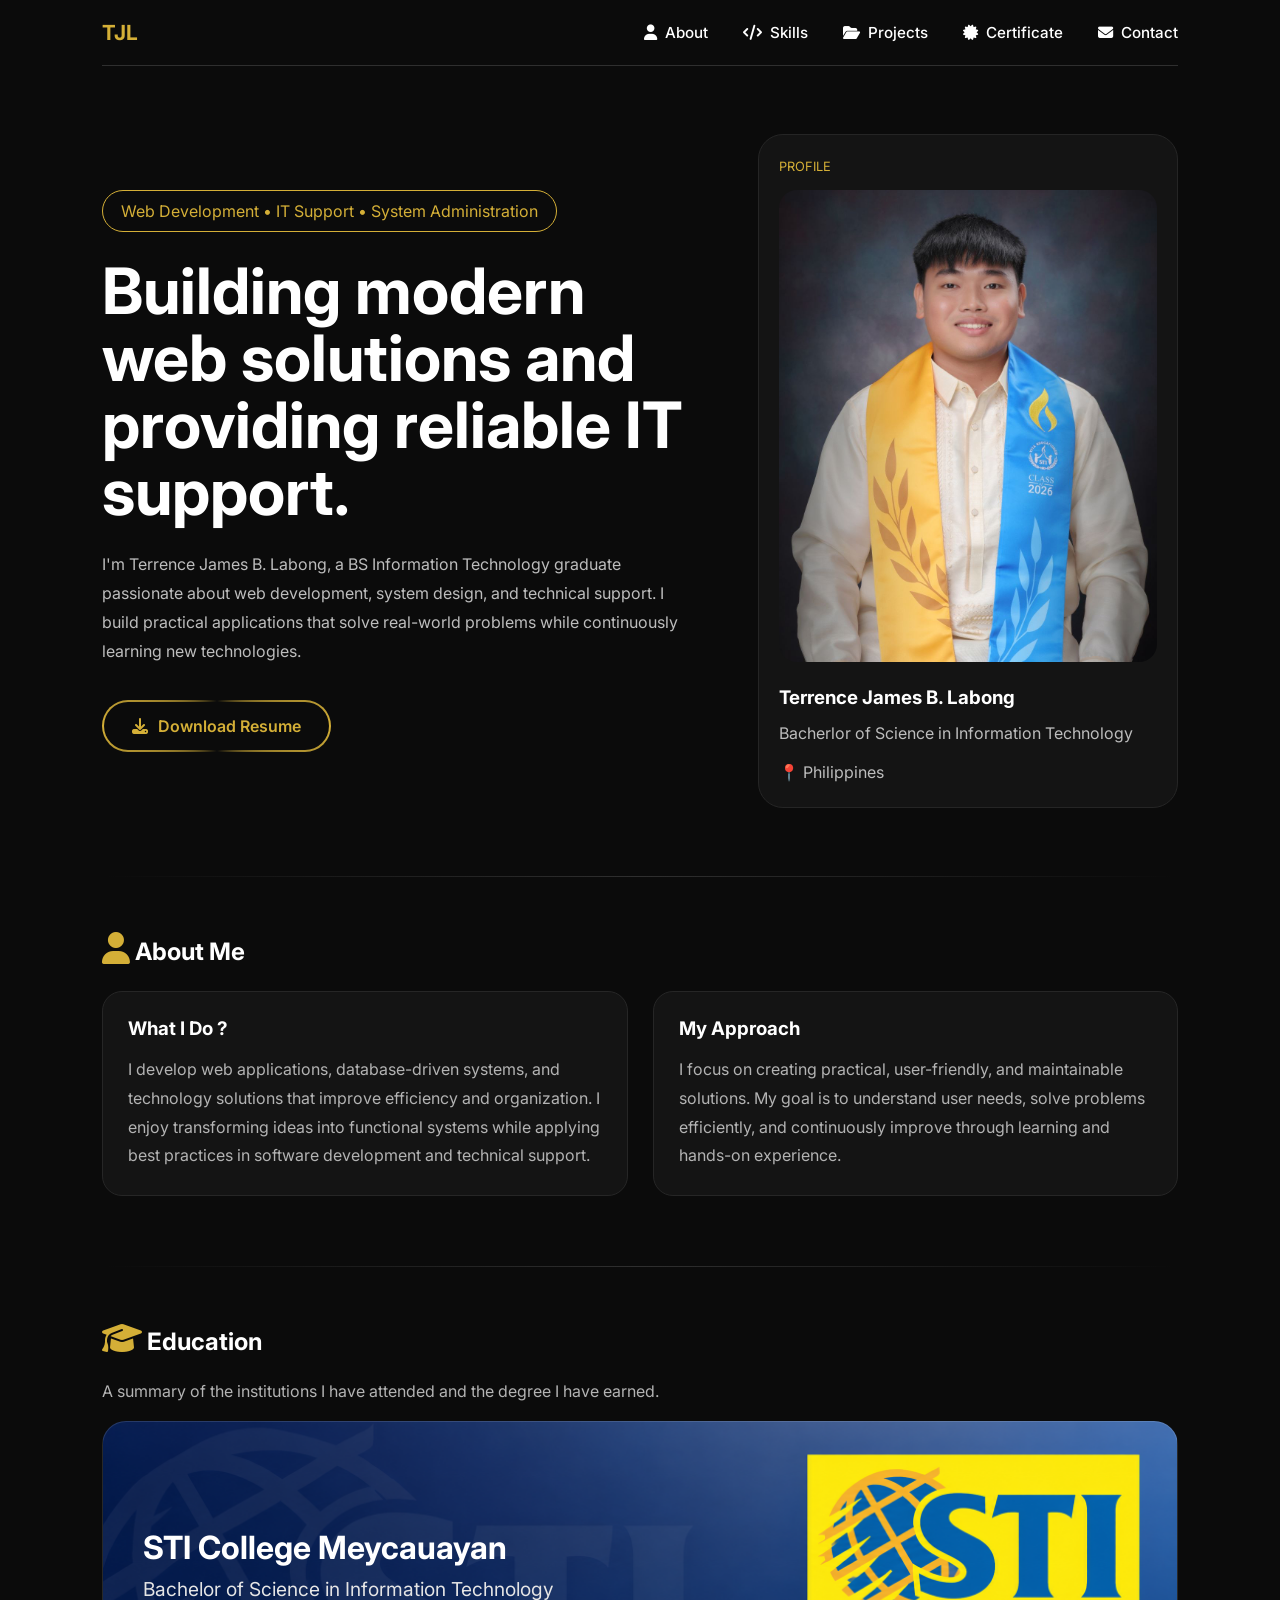
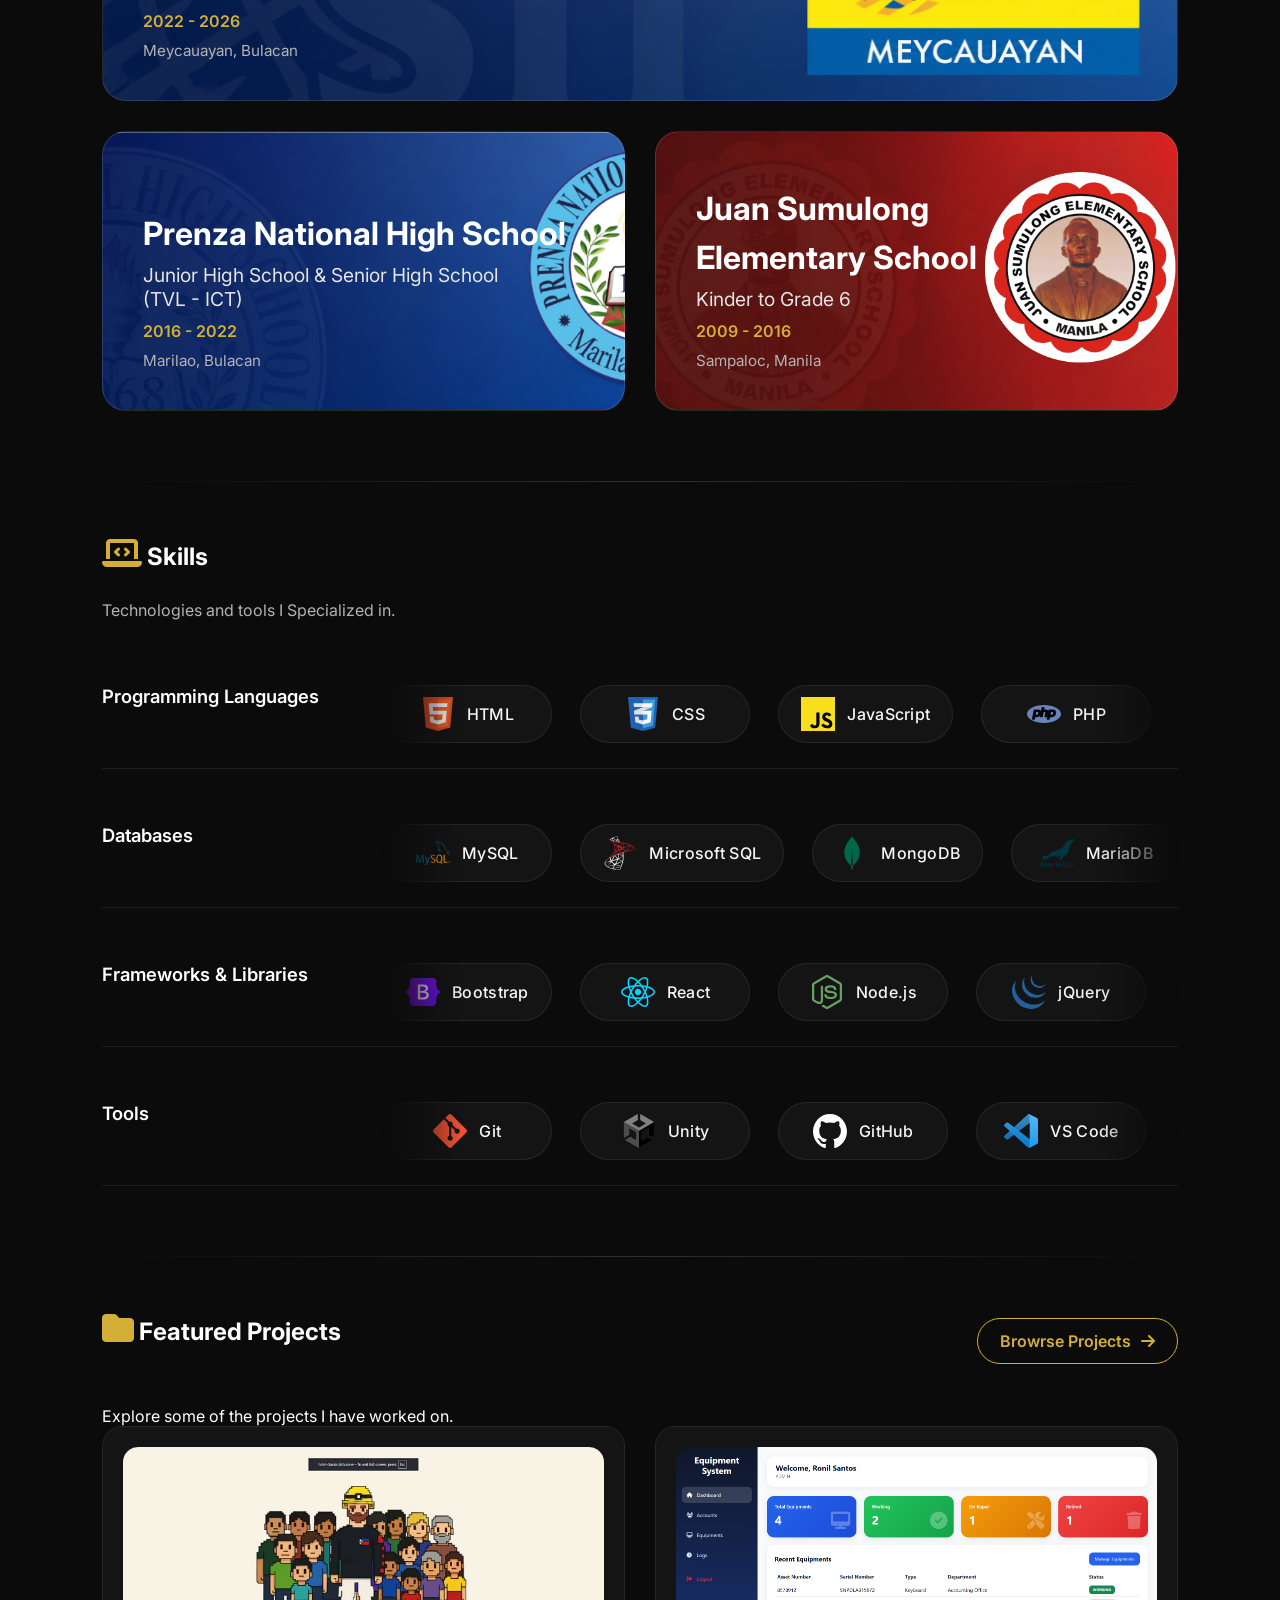
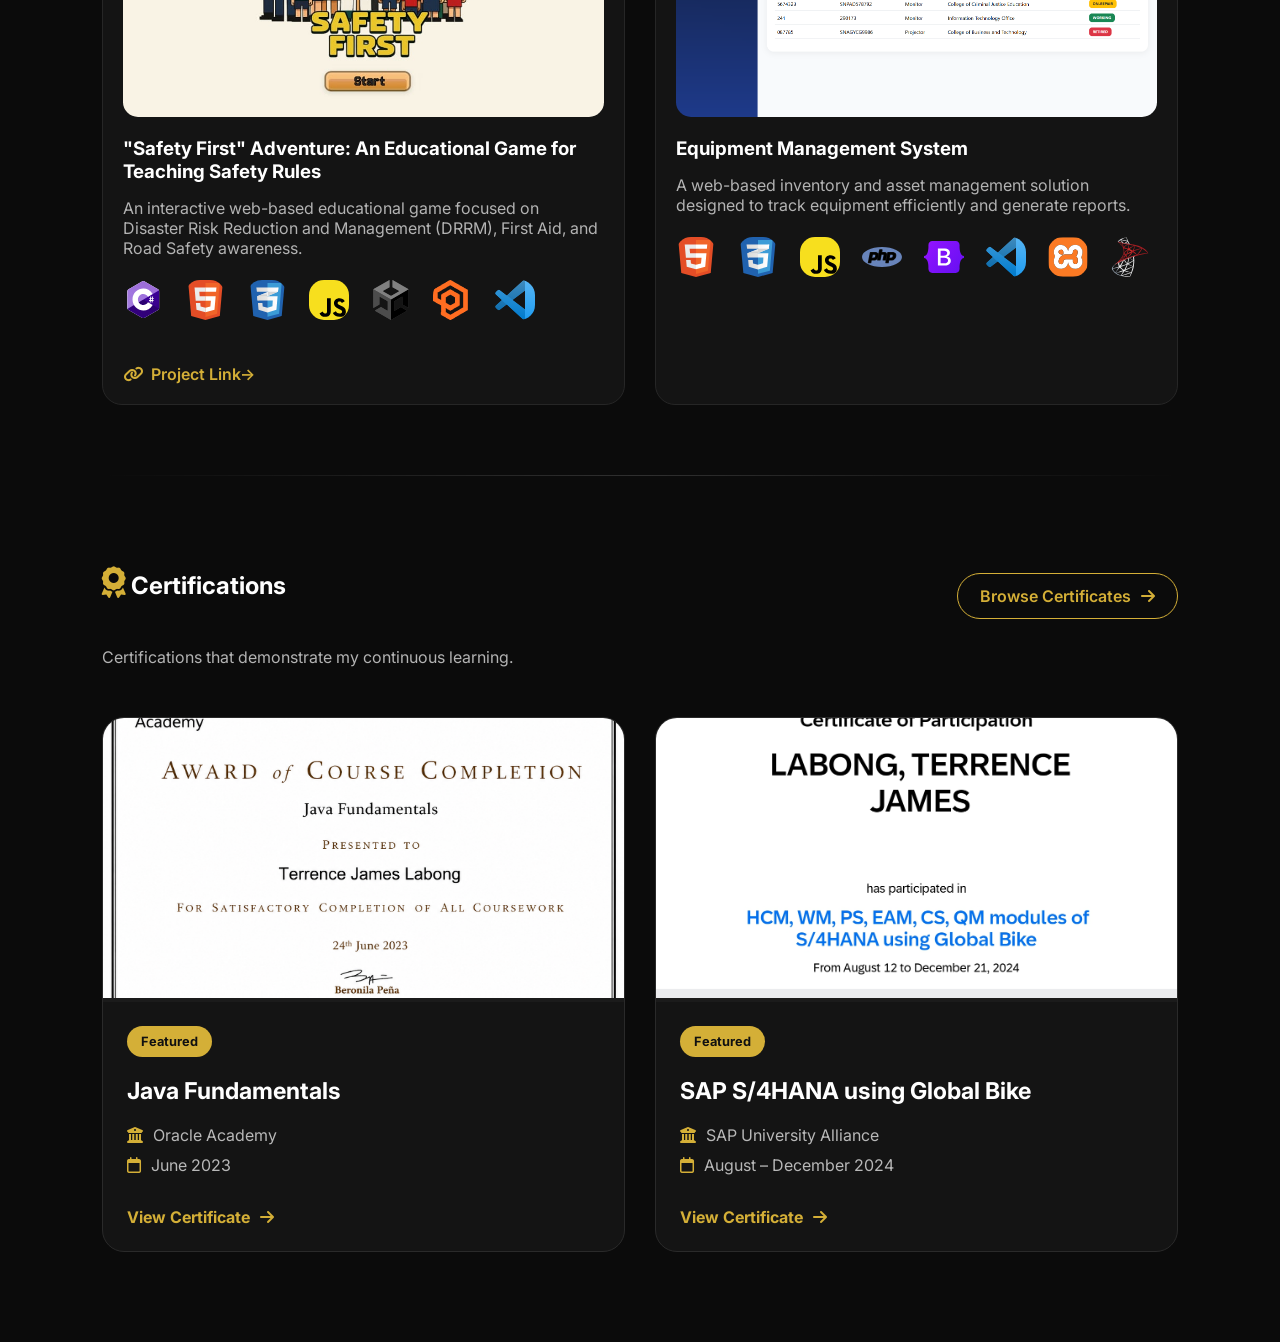
<file: index.html>
<!DOCTYPE html>
<html lang="en">
    <head>
        <meta charset="UTF-8" />
        <meta name="viewport" content="width=device-width, initial-scale=1.0" />
        <title>Terrence James B. Labong | Portfolio</title>

        <link rel="stylesheet" href="style.css" />

        <link
            href="https://fonts.googleapis.com/css2?family=Inter:wght@300;400;500;600;700;800&display=swap"
            rel="stylesheet"
        />

        <link
            rel="stylesheet"
            href="https://cdnjs.cloudflare.com/ajax/libs/font-awesome/6.5.2/css/all.min.css"
        />

        <link
            rel="stylesheet"
            href="https://cdnjs.cloudflare.com/ajax/libs/font-awesome/6.5.2/css/all.min.css"
        />
    </head>

    <body>
        <header>
            <nav>
                <div class="logo">TJL</div>

                <ul>
                    <li>
                        <a href="#about"
                            ><i class="fa-solid fa-user"></i> About</a
                        >
                    </li>

                    <li>
                        <a href="#skills"
                            ><i class="fa-solid fa-code"></i> Skills</a
                        >
                    </li>

                    <li>
                        <a href="#projects"
                            ><i class="fa-solid fa-folder-open"></i> Projects</a
                        >
                    </li>

                    <li>
                        <a href="#certificates"
                            ><i class="fa-solid fa-certificate"></i>
                            Certificate</a
                        >
                    </li>

                    <li>
                        <a href="#contact"
                            ><i class="fa-solid fa-envelope"></i> Contact</a
                        >
                    </li>
                </ul>
            </nav>
        </header>

        <section class="hero">
            <div class="hero-left">
                <span class="badge">
                    Web Development • IT Support • System Administration
                </span>

                <h1>
                    Building modern web solutions and providing reliable IT
                    support.
                </h1>

                <p>
                    I'm Terrence James B. Labong, a BS Information Technology
                    graduate passionate about web development, system design,
                    and technical support. I build practical applications that
                    solve real-world problems while continuously learning new
                    technologies.
                </p>

                <div class="hero-buttons">
                    <a
                        href="resume/LABONG_TERRENCE_CV.pdf"
                        class="resume-btn"
                        target="_blank"
                    >
                        <span>
                            <i class="fa-solid fa-download"></i>
                            Download Resume
                        </span>
                    </a>
                </div>
            </div>

            <div class="profile-card">
                <span class="profile-label">PROFILE</span>

                <img src="images/profile.jpg" alt="Terrence Labong" />

                <div class="profile-info">
                    <h3>Terrence James B. Labong</h3>

                    <p>Bacherlor of Science in Information Technology</p>

                    <p>📍 Philippines</p>
                </div>
            </div>
        </section>

        <div class="section-divider"></div>

        <section id="about" class="about">
            <h2 class="section-title">
                <i class="fa-solid fa-user"></i> About Me
            </h2>

            <div class="about-grid">
                <div class="about-card">
                    <h3>What I Do ?</h3>

                    <p>
                        I develop web applications, database-driven systems, and
                        technology solutions that improve efficiency and
                        organization. I enjoy transforming ideas into functional
                        systems while applying best practices in software
                        development and technical support.
                    </p>
                </div>

                <div class="about-card">
                    <h3>My Approach</h3>

                    <p>
                        I focus on creating practical, user-friendly, and
                        maintainable solutions. My goal is to understand user
                        needs, solve problems efficiently, and continuously
                        improve through learning and hands-on experience.
                    </p>
                </div>
            </div>
        </section>

        <div class="section-divider"></div>

        <section id="education" class="education">
            <div class="container">
                <h2 class="section-title">
                    <i class="fa-solid fa-graduation-cap"></i> Education
                </h2>

                <p class="education-subtitle">
                    A summary of the institutions I have attended and the degree
                    I have earned.
                </p>

                <div class="education-grid">
                    <!-- College -->
                    <div class="education-card college">
                        <div class="education-content">
                            <h3>STI College Meycauayan</h3>

                            <p>Bachelor of Science in Information Technology</p>

                            <span>2022 - 2026</span>

                            <small>Meycauayan, Bulacan</small>
                        </div>
                    </div>

                    <!-- High School -->
                    <div class="education-card highschool">
                        <div class="education-content">
                            <h3>Prenza National High School</h3>

                            <p>Junior High School & Senior High School</p>

                            <p>(TVL - ICT)</p>

                            <span>2016 - 2022</span>

                            <small>Marilao, Bulacan</small>
                        </div>
                    </div>

                    <!-- Elementary -->
                    <div class="education-card elementary">
                        <div class="education-content">
                            <h3>Juan Sumulong</h3>
                            <h3>Elementary School</h3>
                            <p>Kinder to Grade 6</p>

                            <span>2009 - 2016</span>

                            <small>Sampaloc, Manila</small>
                        </div>
                    </div>
                </div>
            </div>
        </section>

<div class="section-divider"></div>

        <section id="skills" class="skills">
            <h2 class="section-title">
                <i class="fa-solid fa-laptop-code"></i> Skills
            </h2>

            <p class="skills-subtitle">
                Technologies and tools I Specialized in.
            </p>

            <div class="skills-container">
                <div class="skill-row">
                    <div class="skill-title">
                        <h3>Programming Languages</h3>
                    </div>

                    <div class="skill-slider">
                        <div class="skill-track">
                            <!-- First Set -->

                            <div class="skill-item">
                                <img src="logo/html.svg" alt="HTML" />
                                <span>HTML</span>
                            </div>

                            <div class="skill-item">
                                <img src="logo/css.svg" alt="CSS" />
                                <span>CSS</span>
                            </div>

                            <div class="skill-item">
                                <img
                                    src="logo/javascript.svg"
                                    alt="JavaScript"
                                />
                                <span>JavaScript</span>
                            </div>

                            <div class="skill-item">
                                <img src="logo/php.svg" alt="PHP" />
                                <span>PHP</span>
                            </div>

                            <div class="skill-item">
                                <img src="logo/java.svg" alt="Java" />
                                <span>Java</span>
                            </div>

                            <div class="skill-item">
                                <img src="logo/python.svg" alt="Python" />
                                <span>Python</span>
                            </div>

                            <div class="skill-item">
                                <img src="logo/csharp.svg" alt="C#" />
                                <span>C#</span>
                            </div>

                            <div class="skill-item">
                                <img src="logo/cplus.svg" alt="C++" />
                                <span>C++</span>
                            </div>

                            <!-- Duplicate -->

                            <div class="skill-item">
                                <img src="logo/html.svg" alt="HTML" />
                                <span>HTML</span>
                            </div>

                            <div class="skill-item">
                                <img src="logo/css.svg" alt="CSS" />
                                <span>CSS</span>
                            </div>

                            <div class="skill-item">
                                <img
                                    src="logo/javascript.svg"
                                    alt="JavaScript"
                                />
                                <span>JavaScript</span>
                            </div>

                            <div class="skill-item">
                                <img src="logo/php.svg" alt="PHP" />
                                <span>PHP</span>
                            </div>

                            <div class="skill-item">
                                <img src="logo/java.svg" alt="Java" />
                                <span>Java</span>
                            </div>

                            <div class="skill-item">
                                <img src="logo/python.svg" alt="Python" />
                                <span>Python</span>
                            </div>

                            <div class="skill-item">
                                <img src="logo/csharp.svg" alt="C#" />
                                <span>C#</span>
                            </div>

                            <div class="skill-item">
                                <img src="logo/cplus.svg" alt="C++" />
                                <span>C++</span>
                            </div>
                        </div>
                    </div>
                </div>

                <div class="skill-row">
                    <div class="skill-title">
                        <h3>Databases</h3>
                    </div>

                    <div class="skill-slider">
                        <div class="skill-track">
                            <div class="skill-item">
                                <img src="logo/mysql.svg" />
                                <span>MySQL</span>
                            </div>

                            <div class="skill-item">
                                <img src="logo/msql.svg" />
                                <span>Microsoft SQL</span>
                            </div>

                            <div class="skill-item">
                                <img src="logo/mongodb.svg" />
                                <span>MongoDB</span>
                            </div>

                            <div class="skill-item">
                                <img src="logo/mariadb.svg" />
                                <span>MariaDB</span>
                            </div>

                            <div class="skill-item">
                                <img src="logo/supabase.svg" />
                                <span>SupaBase</span>
                            </div>
                            <div class="skill-item">
                                <img src="logo/firebase.svg" />
                                <span>Firebase</span>
                            </div>
                            <div class="skill-item">
                                <img src="logo/playfab.svg" />
                                <span>PlayFab</span>
                            </div>  


                            <!-- duplicate -->

                            <div class="skill-item">
                                <img src="logo/mysql.svg" />
                                <span>MySQL</span>
                            </div>

                            <div class="skill-item">
                                <img src="logo/msql.svg" />
                                <span> Microsoft SQL </span>
                            </div>

                            <div class="skill-item">
                                <img src="logo/mongodb.svg" />
                                <span>MongoDB</span>
                            </div>

                            <div class="skill-item">
                                <img src="logo/mariadb.svg" />
                                <span>MariaDB</span>
                            </div>

                            <div class="skill-item">
                                <img src="logo/supabase.svg" />
                                <span>SupaBase</span>
                            </div>
                            <div class="skill-item">
                                <img src="logo/firebase.svg" />
                                <span>Firebase</span>
                            </div>
                            <div class="skill-item">
                                <img src="logo/playfab.svg" />
                                <span>PlayFab</span>
                            </div>
                            
                        </div>
                    </div>
                </div>

                <div class="skill-row">
                    <div class="skill-title">
                        <h3>Frameworks & Libraries</h3>
                    </div>

                    <div class="skill-slider">
                        <div class="skill-track">
                            <div class="skill-item">
                                <img src="logo/bootstrap.svg" />
                                <span>Bootstrap</span>
                            </div>

                            <div class="skill-item">
                                <img src="logo/reactjs.svg" />
                                <span>React</span>
                            </div>

                            <div class="skill-item">
                                <img src="logo/nodejs.svg" />
                                <span>Node.js</span>
                            </div>

                            <div class="skill-item">
                                <img src="logo/jquery.svg" />
                                <span>jQuery</span>
                            </div>

                            <!-- duplicate -->

                            <div class="skill-item">
                                <img src="logo/bootstrap.svg" />
                                <span>Bootstrap</span>
                            </div>

                            <div class="skill-item">
                                <img src="logo/reactjs.svg" />
                                <span>React</span>
                            </div>

                            <div class="skill-item">
                                <img src="logo/nodejs.svg" />
                                <span>Node.js</span>
                            </div>

                            <div class="skill-item">
                                <img src="logo/jquery.svg" />
                                <span>jQuery</span>
                            </div>
                        </div>
                    </div>
                </div>

                <div class="skill-row">
                    <div class="skill-title">
                        <h3>Tools</h3>
                    </div>

                    <div class="skill-slider">
                        <div class="skill-track">
                            <div class="skill-item">
                                <img src="logo/git.svg" /><span>Git</span>
                            </div>

                             <div class="skill-item">
                                <img src="logo/unity.svg" /><span>Unity</span>
                            </div>

                            <div class="skill-item">
                                <img src="logo/github.svg" /><span>GitHub</span>
                            </div>

                            <div class="skill-item">
                                <img src="logo/vscode.svg" /><span
                                    >VS Code</span
                                >
                            </div>

                            <div class="skill-item">
                                <img src="logo/xampp.svg" /><span>XAMPP</span>
                            </div>

                            <div class="skill-item">
                                <img src="logo/figma.svg" /><span>Figma</span>
                            </div>

                            <div class="skill-item">
                                <img src="logo/canva.svg" /><span>Canva</span>
                            </div>

                            <div class="skill-item">
                                <img src="logo/photoshop.svg" /><span
                                    >Photoshop</span
                                >
                            </div>

                            <!-- duplicate -->

                            <div class="skill-item">
                                <img src="logo/git.svg" /><span>Git</span>
                            </div>
                               <div class="skill-item">
                                <img src="logo/unity.svg" /><span>Unity</span>
                            </div>

                            <div class="skill-item">
                                <img src="logo/github.svg" /><span>GitHub</span>
                            </div>

                            <div class="skill-item">
                                <img src="logo/vscode.svg" /><span
                                    >VS Code</span
                                >
                            </div>

                            <div class="skill-item">
                                <img src="logo/xampp.svg" /><span>XAMPP</span>
                            </div>

                            <div class="skill-item">
                                <img src="logo/figma.svg" /><span>Figma</span>
                            </div>

                            <div class="skill-item">
                                <img src="logo/canva.svg" /><span>Canva</span>
                            </div>

                            <div class="skill-item">
                                <img src="logo/photoshop.svg" /><span
                                    >Photoshop</span
                                >
                            </div>
                        </div>
                    </div>
                </div>
            </div>
        </section>

        <div class="section-divider"></div>

        <section id="projects" class="projects">
           <div class="projects-header">

    <h2 class="section-title">
        <i class="fa-solid fa-folder"></i>
        Featured Projects
    </h2>

    <a href="projects.html" class="view-all-btn">
        Browrse Projects
        <i class="fa-solid fa-arrow-right"></i>
    </a>

</div>

    <p class="project-subtitle">
        Explore some of the projects I have worked on.
    </p>
            <div class="projects-grid">
                <div class="project-card">
                    
                        <img src="safety first/SF1.jpg" alt="Safety First">
                    

                    <div class="project-content">
                        <h3>"Safety First" Adventure: An Educational 
Game for Teaching Safety Rules
</h3>

                        <p>
                            An interactive web-based educational game focused on
                            Disaster Risk Reduction and Management (DRRM), First
                            Aid, and Road Safety awareness.
                        </p>

                        <div class="project-tech">

                            <div class="tech-item">
                                <img src="logo/csharp.svg" alt="C#">
                                <span>C#</span>
                            </div>

                            <div class="tech-item">
                                <img src="logo/html.svg" alt="HTML">
                                <span>HTML</span>
                            </div>

                            <div class="tech-item">
                                <img src="logo/css.svg" alt="CSS">
                                <span>CSS</span>
                            </div>

                            <div class="tech-item">
                                <img src="logo/javascript.svg" alt="JavaScript">
                                <span>JavaScript</span>
                            </div>

                            <div class="tech-item">
                                <img src="logo/unity.svg" alt="Unity">
                                <span>Unity</span>
                            </div>

                            <div class="tech-item">
                                <img src="logo/playfab.svg" alt="PlayFab">
                                <span>PlayFab</span>
                            </div>

                            <div class="tech-item">
                                <img src="logo/vscode.svg" alt="Visual Studio Code">
                                <span>Visual Studio Code</span>
                            </div>

                        </div>

                        <a
                            href="https://meyhoon1.itch.io/safety-first-adventure"target="_blank"class="project-link"
                            
                        >
                        <i class="fa-solid fa-link"></i>
                            Project Link→
                        </a>
                    </div>
                </div>

                <div class="project-card">
                    
                        <img src="equipment mngt/EMS2.png" alt="Equipment Management System">

                    <div class="project-content">
                        <h3>Equipment Management System</h3>

                        <p>
                            A web-based inventory and asset management solution
                            designed to track equipment efficiently and generate
                            reports.
                        </p>

                        <div class="project-tech">
                            <div class="tech-item">
                                <img src="logo/html.svg" alt="HTML">
                                <span>HTML</span>

                            </div><div class="tech-item">
                                <img src="logo/css.svg" alt="CSS">
                                <span>CSS</span>

                            </div><div class="tech-item">
                                <img src="logo/javascript.svg" alt="JavaScript">
                                <span>JavaScript</span>

                            </div><div class="tech-item">
                                <img src="logo/php.svg" alt="PHP">
                                <span>PHP</span>
                            </div>
                            
                            <div class="tech-item">
                                <img src="logo/bootstrap.svg" alt="Bootstrap">
                                <span>Bootstrap</span>
                            </div>

                            <div class="tech-item">
                                <img src="logo/vscode.svg" alt="Visual Studio Code">
                                <span>Visual Studio Code</span>
                            </div>

                            <div class="tech-item">
                                <img src="logo/xampp.svg" alt="XAMPP">
                                <span>XAMPP</span>
                            </div>

                            <div class="tech-item">
                                <img src="logo/msql.svg" alt="Microsoft SQL">
                                <span>Microsoft SQL</span>
                            </div>
                        
                        

                            
                        </div>
                    </div>
                </div>
            </div>
        </section>

        <div class="section-divider"></div>

        <section id="certificates" class="certificates">

    <div class="certificates-header">

        <h2 class="section-title">
            <i class="fa-solid fa-award"></i>
            Certifications
        </h2>

        <a href="certificates.html" class="view-all-btn">

            Browse Certificates
            <i class="fa-solid fa-arrow-right"></i>

        </a>

    </div>

    <p class="certificate-subtitle">

        Certifications that demonstrate my continuous learning.

    </p>

    <div class="certificate-grid">


    <div class="certificate-card">

        <div class="certificate-image">

            <img src="certificates/JavaFundamentals.png" alt="Java Fundamentals">

        </div>

        <div class="certificate-content">

            <span class="certificate-badge">
                Featured
            </span>

            <h3>Java Fundamentals</h3>

            <p class="issuer">

                <i class="fa-solid fa-building-columns"></i>
                Oracle Academy

            </p>

            <p class="certificate-date">

                <i class="fa-regular fa-calendar"></i>
                June 2023

            </p>

            <a href="certificates/JavaFundamentals.pdf" class="certificate-link">

                View Certificate
                <i class="fa-solid fa-arrow-right"></i>

            </a>

        </div>

    </div>


    <div class="certificate-card">

        <div class="certificate-image">

            <img src="certificates/SAPS4HANNAH.jpg" alt="SAP S/4HANA">

        </div>

        <div class="certificate-content">

            <span class="certificate-badge">
                Featured
            </span>

            <h3>SAP S/4HANA using Global Bike</h3>

            <p class="issuer">

                <i class="fa-solid fa-building-columns"></i>
                SAP University Alliance

            </p>

            <p class="certificate-date">

                <i class="fa-regular fa-calendar"></i>
                August – December 2024

            </p>

            <a href="certificates/SAPS4HANNAH.pdf" class="certificate-link">

                View Certificate
                <i class="fa-solid fa-arrow-right"></i>

            </a>

        </div>

    </div>

</div>

</section>



        
    </body>
</html>
</file>
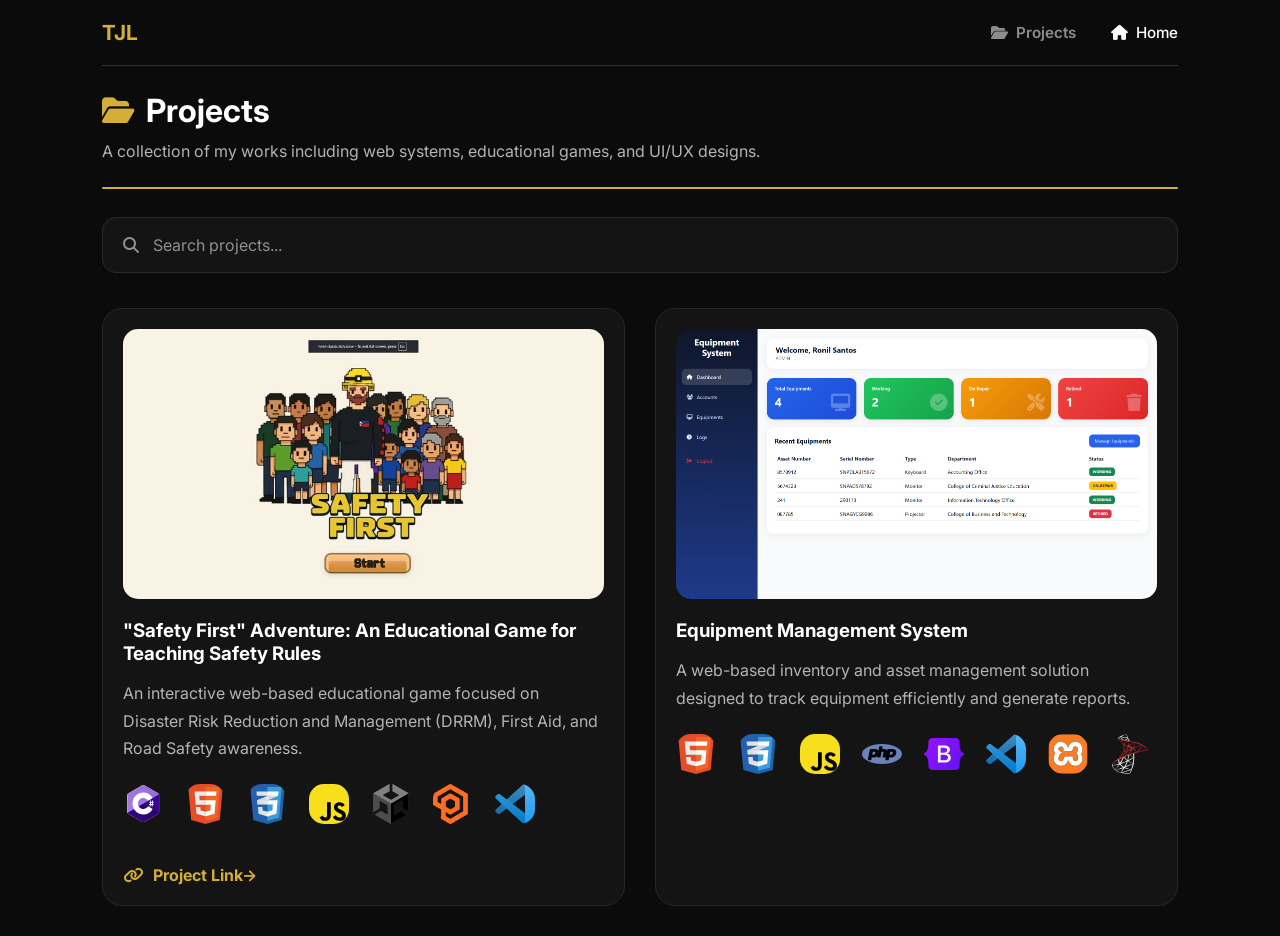
<file: projects.html>
<!DOCTYPE html>
<html lang="en">
    <head>
    <meta charset="UTF-8" />
    <meta name="viewport" content="width=device-width, initial-scale=1.0" />
    <title>Terrence James B. Labong | Projects</title>

    <link rel="stylesheet" href="style.css" />
    <link rel="stylesheet" href="project.css" />

    <link
        href="https://fonts.googleapis.com/css2?family=Inter:wght@300;400;500;600;700;800&display=swap"
        rel="stylesheet"
    />

    <link
        rel="stylesheet"
        href="https://cdnjs.cloudflare.com/ajax/libs/font-awesome/6.5.2/css/all.min.css"
    />
</head>

<body>

<header>
    <nav>

        <div class="logo">
            TJL 
        </div>

        <ul>

            <li>
                <span class="current-page">
                    <i class="fa-solid fa-folder-open"></i>
                    Projects
                </span>
            </li>

            <li>
                <a href="index.html">
                    <i class="fa-solid fa-house"></i>
                    Home
                </a>
            </li>

        </ul>

    </nav>
</header>

<section class="projects-hero">

    <h1>
        <i class="fa-solid fa-folder-open"></i>
        Projects
    </h1>

    <p>
        A collection of my works including web systems,
        educational games, and UI/UX designs.
    </p>

    <div class="projects-divider"></div>

    <div class="search-box">

    <i class="fa-solid fa-magnifying-glass"></i>

    <input
    type="text"
    id="searchInput"
    placeholder="Search projects...">
</div>

            <div class="projects-grid">
                <div class="project-card"
     data-name="Safety First Adventure Educational Game DRRM Road Safety"
     onclick="openProject('safety')">
                    
                        <img src="safety first/SF1.jpg" alt="Safety First">
                    

                    <div class="project-content">
                        <h3>"Safety First" Adventure: An Educational 
Game for Teaching Safety Rules
</h3>

                        <p>
                            An interactive web-based educational game focused on
                            Disaster Risk Reduction and Management (DRRM), First
                            Aid, and Road Safety awareness.
                        </p>

                        <div class="project-tech">

                            <div class="tech-item">
                                <img src="logo/csharp.svg" alt="C#">
                                <span>C#</span>
                            </div>

                            <div class="tech-item">
                                <img src="logo/html.svg" alt="HTML">
                                <span>HTML</span>
                            </div>

                            <div class="tech-item">
                                <img src="logo/css.svg" alt="CSS">
                                <span>CSS</span>
                            </div>

                            <div class="tech-item">
                                <img src="logo/javascript.svg" alt="JavaScript">
                                <span>JavaScript</span>
                            </div>

                            <div class="tech-item">
                                <img src="logo/unity.svg" alt="Unity">
                                <span>Unity</span>
                            </div>

                            <div class="tech-item">
                                <img src="logo/playfab.svg" alt="PlayFab">
                                <span>PlayFab</span>
                            </div>

                            <div class="tech-item">
                                <img src="logo/vscode.svg" alt="Visual Studio Code">
                                <span>Visual Studio Code</span>
                            </div>

                        </div>

                        <a
                            href="https://meyhoon1.itch.io/safety-first-adventure"target="_blank"class="project-link"
                            
                        >
                        <i class="fa-solid fa-link"></i>
                            Project Link→
                        </a>
                    </div>
                </div>

                <div class="project-card"
     data-name="Equipment Management System Inventory PHP MySQL Bootstrap"
     onclick="openProject('equipment')">
                    
                        <img src="equipment mngt/EMS2.png" alt="Equipment Management System">

                    <div class="project-content">
                        <h3>Equipment Management System</h3>

                        <p>
                            A web-based inventory and asset management solution
                            designed to track equipment efficiently and generate
                            reports.
                        </p>

                        <div class="project-tech">
                            <div class="tech-item">
                                <img src="logo/html.svg" alt="HTML">
                                <span>HTML</span>

                            </div><div class="tech-item">
                                <img src="logo/css.svg" alt="CSS">
                                <span>CSS</span>

                            </div><div class="tech-item">
                                <img src="logo/javascript.svg" alt="JavaScript">
                                <span>JavaScript</span>

                            </div><div class="tech-item">
                                <img src="logo/php.svg" alt="PHP">
                                <span>PHP</span>
                            </div>
                            
                            <div class="tech-item">
                                <img src="logo/bootstrap.svg" alt="Bootstrap">
                                <span>Bootstrap</span>
                            </div>

                            <div class="tech-item">
                                <img src="logo/vscode.svg" alt="Visual Studio Code">
                                <span>Visual Studio Code</span>
                            </div>

                            <div class="tech-item">
                                <img src="logo/xampp.svg" alt="XAMPP">
                                <span>XAMPP</span>
                            </div>

                            <div class="tech-item">
                                <img src="logo/msql.svg" alt="Microsoft SQL">
                                <span>Microsoft SQL</span>
                            </div>
                        
                        

                            
                        </div>
                    </div>
                </div>
            </div>

</section>

<div id="projectModal" class="project-modal">

    <div class="project-modal-content">

        <button class="close-modal" onclick="closeProject()">
            <i class="fa-solid fa-xmark"></i>
        </button>

        <div id="projectDetails">

        </div>

    </div>

</div>

<script src="project.js"></script>

</body>

</html>
</file>
<file: style.css>
* {
    margin: 0;
    padding: 0;
    box-sizing: border-box;
}

html {
    scroll-behavior: smooth;
}

body {
    background: #0b0b0b;
    color: white;
    font-family: "Inter", sans-serif;
}

header {
    padding: 0 8%;
}

nav {
    display: flex;
    justify-content: space-between;
    align-items: center;

    padding: 20px 0;

    border-bottom: 1px solid rgba(255, 255, 255, 0.15);
}

.logo {
    color: #d4af37;
    font-size: 1.3rem;
    font-weight: 700;
}

nav ul {
    display: flex;
    gap: 35px;
    list-style: none;
    align-items: center;
}

nav ul li a {
    position: relative;

    display: flex;
    align-items: center;
    gap: 8px;

    color: #fff;
    text-decoration: none;

    font-size: 0.95rem;
    font-weight: 500;

    transition: 0.3s ease;
}

.hero {
    min-height: 90vh;
    display: grid;
    grid-template-columns: 1fr 420px;
    gap: 60px;
    align-items: center;
    padding: 60px 8%;
}

.badge {
    display: inline-block;
    padding: 10px 18px;
    border: 1px solid #d4af37;
    border-radius: 999px;
    color: #d4af37;
    margin-bottom: 25px;
}

.hero h1 {
    font-size: 4rem;
    line-height: 1.05;
    margin-bottom: 25px;
}

.hero p {
    color: #bdbdbd;
    line-height: 1.8;
    max-width: 700px;
}

.hero-buttons {
    margin-top: 35px;
    display: flex;
    gap: 15px;
}

.btn-primary {
    background: #d4af37;
    color: black;
    padding: 14px 26px;
    border-radius: 12px;
    text-decoration: none;
    font-weight: 600;
}

.btn-secondary {
    border: 1px solid #333;
    color: white;
    padding: 14px 26px;
    border-radius: 12px;
    text-decoration: none;
}

.resume-btn {
    position: relative;
    display: inline-flex;
    padding: 2px;
    border-radius: 999px;
    overflow: hidden;
    text-decoration: none;
}

.resume-btn::before {
    content: "";
    position: absolute;
    inset: -50%;

    background: conic-gradient(
        from 0deg,
        transparent,
        #d4af37,
        transparent,
        #d4af37,
        transparent
    );

    animation: rotateBorder 3s linear infinite;
}

.resume-btn span {
    position: relative;
    z-index: 2;

    display: flex;
    align-items: center;
    gap: 10px;

    padding: 14px 28px;

    background: #0b0b0b;
    color: #d4af37;

    border-radius: 999px;
    font-weight: 600;
}

.resume-btn:hover span {
    background: #d4af37;
    color: #000;
}

@keyframes rotateBorder {
    100% {
        transform: rotate(360deg);
    }
}

.profile-card {
    background: #141414;
    border: 1px solid #252525;
    border-radius: 25px;
    padding: 20px;
}

.profile-label {
    color: #d4af37;
    font-size: 0.8rem;
}

.profile-card img {
    width: 100%;
    border-radius: 18px;
    margin-top: 15px;
}

.profile-info {
    margin-top: 20px;
}

.profile-info p {
    margin-top: 10px;
}

section {
    padding: 70px 8%;
}

.section-title {
    margin-bottom: 25px;
}

.about {
    padding-top: 30px;
}

.skills {
    padding: 70px 8%;
}

.skills-subtitle {
    color: #b3b3b3;

    margin-top: 8px;
    margin-bottom: 35px;

    line-height: 1.8;
    max-width: 700px;
}

.skills-container {
    display: flex;
    flex-direction: column;
    gap: 30px;
}

.skill-row {
    display: grid;
    grid-template-columns: 280px 1fr;

    align-items: start;

    padding: 25px 0;

    border-bottom: 1px solid rgba(255, 255, 255, 0.08);
}

.skill-title h3 {
    color: white;

    font-size: 1.15rem;

    font-weight: 600;
}

.skill-tags {
    display: flex;

    flex-wrap: wrap;

    gap: 12px;
}

.skill-tags span {
    padding: 10px 18px;

    border: 1px solid #2c2c2c;

    border-radius: 999px;

    background: #151515;

    color: #d4af37;

    font-weight: 500;

    transition: 0.3s;
}

.skill-tags span:hover {
    border-color: #d4af37;

    background: #d4af37;

    color: #000;

    transform: translateY(-3px);
}

.section-title i {
    color: #d4af37;
    font-size: 2rem;
}

.about-grid,
.skills-grid {
    display: grid;
    gap: 25px;
}
.projects-grid {
    display: grid;
    grid-template-columns: repeat(auto-fit, minmax(350px, 1fr));
    gap: 30px;
    align-items: stretch;
}

.project-card:hover {
    transform: translateY(-8px) scale(1.02);

    border-color: #d4af37;

    box-shadow: 0 0 15px rgba(212, 175, 55, 0.2),
        0 0 30px rgba(212, 175, 55, 0.15), 0 15px 40px rgba(0, 0, 0, 0.45);
}
.about-grid {
    grid-template-columns: repeat(auto-fit, minmax(300px, 1fr));
}

.skills-grid {
    grid-template-columns: repeat(auto-fit, minmax(250px, 1fr));
}

.projects-grid {
    grid-template-columns: repeat(auto-fit, minmax(350px, 1fr));
}

.about-card,
.skill-card {
    background: #141414;
    border: 1px solid #262626;
    border-radius: 20px;
    padding: 25px;
}

.about-card,
.skill-card {
    background: #141414;
    border: 1px solid #262626;
    border-radius: 20px;
    padding: 25px;
}

.project-card {
    background: #141414;
    border: 1px solid #262626;
    border-radius: 20px;
    padding: 20px;

    display: flex;
    flex-direction: column;

    height: 100%;

    transition: 0.35s ease, border-color 0.35s ease, box-shadow 0.35s ease;
}

.about-card p {
    margin-top: 15px;
    color: #b3b3b3;
    line-height: 1.8;
}

.tags {
    display: flex;
    flex-wrap: wrap;
    gap: 10px;
    margin-top: 15px;
}

.project-card img {
    width: 100%;
    border-radius: 15px;
    margin-bottom: 20px;
}

.project-content p {
    color: #b3b3b3;
    margin: 15px 0;
}

.project-tech {
    display: flex;
    flex-wrap: wrap;
    align-items: flex-start;
    gap: 22px;

    margin-top: 22px;
    margin-bottom: 16px;
}

.tech-item {
    position: relative;

    display: flex;
    flex-direction: column;
    align-items: center;

    cursor: pointer;
}

.tech-item span {
    position: absolute;

    top: 42px;

    left: 50%;

    transform: translateX(-50%) translateY(8px);

    opacity: 0;

    color: #cfcfcf;

    font-size: 0.82rem;

    font-weight: 500;

    white-space: nowrap;

    transition: 0.25s ease;

    pointer-events: none;
}

.tech-item:hover span {
    opacity: 1;

    transform: translateX(-50%) translateY(0);
}

.tech-item img {
    width: 40px;
    height: 40px;

    object-fit: contain;

    transition: transform 0.3s ease, filter 0.3s ease;
}

.tech-item:hover img {
    transform: translateY(-6px) scale(1.12);

    filter: drop-shadow(0 0 8px rgba(212, 175, 55, 0.7));
}

.project-link {
    display: inline-flex;
    align-items: center;
    gap: 8px;

    margin-top: 8px;

    color: #d4af37;
    text-decoration: none;
    font-weight: 600;

    transition: 0.3s ease;
}
.project-link:hover {
    transform: translateX(5px);
}

nav ul li a::after {
    content: "";

    position: absolute;

    left: 50%;
    bottom: -8px;

    width: 0;
    height: 2px;

    background: #d4af37;

    transform: translateX(-50%);

    transition: 0.3s ease;
}

nav ul li a:hover {
    color: #d4af37;
}

nav ul li a:hover::after {
    width: 100%;
}

nav ul li a i {
    transition: 0.3s ease;
}

nav ul li a:hover i {
    transform: translateY(-2px);
}

.education {
    padding: 30px 8% 70px;
}

.education-subtitle {
    color: #b3b3b3;
    margin-top: 10px;
    margin-bottom: 20px;
}

.education-grid {
    display: grid;
    grid-template-columns: 1fr 1fr;
    gap: 30px;
}

.education-grid .college {
    grid-column: 1 / span 2;
}

.education-card {
    position: relative;

    min-height: 280px;

    border: 1px solid rgba(255, 255, 255, 0.12);

    border-radius: 24px;

    overflow: hidden;

    background: linear-gradient(135deg, #111827, #0f172a);

    transition: 0.4s ease;
}

.education-card:hover {
    transform: translateY(-8px);

    border-color: #d4af37;

    box-shadow: 0 20px 50px rgba(212, 175, 55, 0.15);
}

.education-content {
    position: absolute;

    left: 40px;
    bottom: 40px;

    z-index: 2;
}

.education-content h3 {
    font-size: 2rem;
    margin-bottom: 10px;
}

.education-content p {
    font-size: 1.2rem;
    color: #e5e5e5;
}

.education-content span {
    display: block;

    margin-top: 10px;

    color: #d4af37;

    font-weight: 600;
}

.education-content small {
    display: block;

    margin-top: 10px;

    color: #b3b3b3;

    font-size: 0.95rem;
}

.education-overlay {
    position: absolute;
    inset: 0;

    background: linear-gradient(
        90deg,
        rgba(0, 0, 0, 0.75),
        rgba(0, 0, 0, 0.25)
    );

    z-index: 1;
}

.college {
    background-image: url("images/STI_LOGO.png");
    background-size: cover;
    background-position: center;
    background-repeat: no-repeat;
}

.highschool {
    background-image: url("images/PNHS_LOGO.png");
    background-size: cover;
    background-position: center;
    background-repeat: no-repeat;
}

.elementary {
    background-image: url("images/JSES_LOGO.png");
    background-size: cover;
    background-position: center;
    background-repeat: no-repeat;
}

.section-divider {
    width: 84%;
    height: 1px;
    margin: 0 auto;

    background: linear-gradient(
        to right,
        transparent,
        rgba(255, 255, 255, 0.15),
        transparent
    );
}

.about,
.education,
.skills,
.projects {
    padding-top: 55px;
    padding-bottom: 70px;
}

.skill-slider {
    position: relative;

    width: 100%;

    overflow: hidden;

    /* Smooth fading edges */
    -webkit-mask-image: linear-gradient(
        to right,
        transparent,
        black 10%,
        black 90%,
        transparent
    );

    mask-image: linear-gradient(
        to right,
        transparent,
        black 10%,
        black 90%,
        transparent
    );
}

.skill-track {
    display: flex;
    width: max-content;

    animation: skillScroll 22s linear infinite;
    animation-play-state: paused;
}
.skill-item {
    display: flex;
    align-items: center;
    justify-content: center;
    gap: 12px;

    flex-shrink: 0;

    margin-right: 28px;

    min-width: 170px;
    height: 58px;

    padding: 0 22px;

    border-radius: 999px;

    background: #141414;

    border: 1px solid rgba(255, 255, 255, 0.08);

    box-shadow: 0 0 18px rgba(255, 255, 255, 0.02);

    transition: transform 0.35s ease, border-color 0.35s ease,
        background 0.35s ease, box-shadow 0.35s ease;
}

.skill-item img {
    width: 34px;
    height: 34px;

    object-fit: contain;
}

.skill-item span {
    color: #f5f5f5;

    font-weight: 500;

    letter-spacing: 0.3px;
}

.projects-header {
    display: flex;
    justify-content: space-between;
    align-items: center;

    margin-bottom: 35px;
}

.view-all-btn {
    display: inline-flex;
    align-items: center;
    gap: 10px;

    padding: 12px 22px;

    border: 1px solid #d4af37;
    border-radius: 999px;

    color: #d4af37;
    text-decoration: none;
    font-weight: 600;

    transition: 0.3s ease;
}

.view-all-btn:hover {
    background: #d4af37;
    color: #000;

    transform: translateY(-3px);
}

.certificates {
    padding: 90px 8%;
}

.certificates-header {
    display: flex;

    justify-content: space-between;

    align-items: center;

    margin-bottom: 18px;
}

.certificate-subtitle {
    color: #b3b3b3;

    font-size: 1rem;

    line-height: 1.8;

    margin-bottom: 45px;

    max-width: 700px;
}

/*==========================
    CERTIFICATE GRID
===========================*/

.certificate-grid{

    display:grid;

    grid-template-columns:repeat(auto-fit,minmax(420px,1fr));

    gap:30px;

}

.certificate-card{

    background:#141414;

    border:1px solid #2a2a2a;

    border-radius:22px;

    overflow:hidden;

    transition:.35s ease;

}

.certificate-card:hover{

    transform:translateY(-8px);

    border-color:#d4af37;

    box-shadow:0 18px 45px rgba(212,175,55,.15);

}
.certificate-image{

    overflow:hidden;

    background:#1b1b1b;

}

.certificate-image img{

    width:100%;

    height:280px;

    object-fit:cover;

    transition:.45s;

}

.certificate-card:hover .certificate-image img{

    transform:scale(1.04);

}
.certificate-content{

    padding:24px;

}

.certificate-content h3{

    font-size:1.45rem;

    color:#fff;

    margin:18px 0;

    line-height:1.4;

}

.issuer,
.certificate-date{

    color:#b8b8b8;

    display:flex;

    align-items:center;

    gap:10px;

    margin:10px 0;

}

.issuer i,
.certificate-date i{

    color:#d4af37;

}
.certificate-badge{

    display:inline-block;

    background:#d4af37;

    color:#111;

    padding:8px 14px;

    border-radius:50px;

    font-size:.8rem;

    font-weight:700;

}
.certificate-link{

    display:inline-flex;

    align-items:center;

    gap:10px;

    margin-top:22px;

    color:#d4af37;

    text-decoration:none;

    font-weight:700;

    transition:.3s;

}

.certificate-link:hover{

    color:#fff;

    transform:translateX(6px);
}
.skill-row:hover .skill-track {
    animation-play-state: running;
}
@keyframes skillScroll {
    from {
        transform: translateX(0);
    }

    to {
        transform: translateX(-50%);
    }
}
</file>
<file: project.css>
.current-page{
    display:flex;
    align-items:center;
    gap:8px;

    color:#8d8d8d;

    font-size:.95rem;
    font-weight:600;

    cursor:default;
}

.current-page i{
    color:#8d8d8d;

}
.projects-hero{
    padding:25px 8% 30px;
}

.projects-hero h1{
    display:flex;
    align-items:center;
    gap:12px;

    font-size:2rem;
    font-weight:700;

    margin-bottom:8px;
}

.projects-hero h1 i{
    color:#d4af37;
    font-size:1.8rem;
}

.projects-hero p{
    color:#b3b3b3;

    font-size:1rem;
    line-height:1.7;

    max-width:none;
}

.projects-divider{
    width:100%;
    height:2px;

    background:#d4af37;

    margin:22px 0 28px;

    border-radius:999px;
}

.search-box{
    display:flex;
    align-items:center;
    gap:14px;

    width:100%;
    height:56px;

    padding:0 20px;

    margin-bottom: 35px; 

    background:#141414;

    border:1px solid #2a2a2a;
    border-radius:14px;

    transition:.3s ease;
}

.search-box input{
    width:100%;

    background:transparent;
    border:none;
    outline:none;

    color:#fff;

    font-size:1rem;
    font-family:"Inter",sans-serif;
}

.search-box:focus-within{
    border-color:#d4af37;

    box-shadow:0 0 0 4px rgba(212,175,55,.08);
}

.search-box:hover{
    border-color:#d4af37;
}

.search-box i{
    color:#8f8f8f;
    font-size:1rem;
}

.search-box input::placeholder{
    color:#8f8f8f;
}


.project-modal{

    position:fixed;

    inset:0;

    background:rgba(0,0,0,.85);

    display:none;

    justify-content:center;
    align-items:center;

    padding:40px;

    z-index:9999;
}

.project-modal-content{

    position:relative;

    width:min(1100px,95%);

    max-height:90vh;

    overflow-y:auto;

    background:#141414;

    border:1px solid #262626;

    border-radius:22px;

    padding:35px;
}

.close-modal{

    position:absolute;

    top:3px;
    right:3px;

    z-index:100;

    width:42px;
    height:42px;

    border:none;

    border-radius:50%;

    background:#1f1f1f;

    color:white;

    cursor:pointer;

    transition:.3s;
}

.close-modal:hover{

    background:#d4af37;

    color:black;
}

.modal-gallery{

    position:relative;

    width:100%;

    background:#1a1a1a;

    border:1px solid #2d2d2d;

    border-radius:24px;

    padding:25px;

    margin-bottom:20px;

    display:flex;
    justify-content:center;
    align-items:center;
}
.modal-gallery img{

    display:block;

    width:auto;
    height:auto;

    max-width:100%;
    max-height:500px;

    border:2px solid #37353E;

    border-radius:12px;
}

.modal-gallery img{

    display:block;

    width:auto;
    height:auto;

    max-width:100%;
    max-height:500px;

    border-radius:14px;

    border:1px solid #2d2d2d;
}

.carousel-btn{

    position:absolute;

    top:50%;

    transform:translateY(-50%);

    width:48px;
    height:48px;

    border:none;

    border-radius:50%;

    background:#141414;

    border:1px solid #2d2d2d;

    color:#d4af37;

    cursor:pointer;

    font-size:1rem;

    transition:.3s ease;

    z-index:5;
}

.carousel-btn:hover{

    background:#d4af37;

    color:#000;

    transform:translateY(-50%) scale(1.08);

}

.prev{

      left:-23px;

}

.next{

    right:-23px;


}

.carousel-dots{

    display:flex;

    justify-content:center;

    align-items:center;

    gap:12px;

    margin-bottom:28px;
}

.dot{

    width:10px;
    height:10px;

    border-radius:50%;

    background:#444;

    transition:.3s ease;

    cursor:pointer;
}

.dot.active{

    background:#d4af37;

    transform:scale(1.35);

    box-shadow:0 0 10px rgba(212,175,55,.45);
}

.project-title-row{

    display:flex;

    justify-content:space-between;

    align-items:flex-start;

    gap:30px;

    margin-bottom:28px;

    padding-bottom:24px;

    border-bottom:1px solid #2a2a2a;

}
.project-title-row h2{

    font-size:2rem;

    line-height:1.4;

    color:#fff;

    margin-bottom:18px;

}
.project-year{

    background:#d4af37;

    color:#111;

    padding:10px 18px;

    border-radius:50px;

    font-weight:700;

    font-size:.95rem;

    white-space:nowrap;

}
.modal-tags{

    display:flex;

    flex-wrap:wrap;

    gap:12px;

    margin-bottom:22px;

}
.modal-tags span{

    background:#1f1f1f;

    color:#d4af37;

    border:1px solid #3a3a3a;

    padding:8px 15px;

    border-radius:50px;

    font-size:.82rem;

    font-weight:600;

    transition:.3s;

}
.modal-tags span:hover{

    background:#d4af37;

    color:#111;

}

.project-link{

    display:inline-flex;

    align-items:center;

    gap:10px;

    margin-top:5px;

    color:#d4af37;

    font-weight:700;

    text-decoration:none;

    transition:.3s;

}

.project-link:hover{

    color:white;

    transform:translateX(5px);

}

.project-section{

    margin:40px 0;

}

.project-section h3{

    display:flex;

    align-items:center;

    gap:12px;

    margin-bottom:18px;

    color:#fff;

    font-size:1.35rem;

    font-weight:700;

}

.project-section h3 i{

    color:#d4af37;

    font-size:1.2rem;

}

.project-section p{

    color:#c9c9c9;

    line-height:1.9;

    font-size:1rem;

    text-align:justify;

    text-justify:inter-word;

}

.objective-list{

    list-style:none;

    padding:0;

    margin:0;

}

.objective-list li{

    position:relative;

    padding-left:28px;

    margin:14px 0;

    color:#d7d7d7;

    line-height:1.8;

}

.objective-list li::before{

    content:"●";

    position:absolute;

    left:0;

    color:#d4af37;

    font-size:11px;

    top:7px;

}

.feature-list{

    list-style:none;

    padding:0;

    margin:0;

}

.feature-list li{

    position:relative;

    padding-left:34px;

    margin:14px 0;

    color:#d7d7d7;

    line-height:1.8;

}

.feature-list li::before{

    content:"✔";

    position:absolute;

    left:0;

    color:#d4af37;

    font-size:16px;

    font-weight:bold;

}

.stack-grid{

    display:flex;

    flex-direction:column;

    gap:35px;

    margin-top:25px;

}

.stack-group{

    margin-left:45px;

    margin-bottom:42px;

}

.stack-group h4{

    color:#d4af37;

    font-size:1.05rem;

    font-weight:700;

    margin-bottom:18px;

}

.stack-list{

    display:flex;

    flex-wrap:wrap;

    gap:22px;

    margin-top:14px;

    margin-left:55px;

}

.stack-item{

    position:relative;

    display:flex;

    justify-content:center;

    align-items:center;

    width:52px;

    height:52px;

    cursor:pointer;

    transition:.3s ease;

}

.stack-item img{

    width:38px;

    height:38px;

    transition:.3s ease;

}

.stack-item:hover img{

    transform:translateY(-8px) scale(1.15);

    filter:drop-shadow(0 0 8px rgba(212,175,55,.45));

}

.stack-item span{

    position:absolute;

    bottom:-35px;

    left:50%;

    transform:translateX(-50%);

    background:#d4af37;

    color:#111;

    padding:6px 10px;

    border-radius:8px;

    font-size:.75rem;

    font-weight:600;

    white-space:nowrap;

    opacity:0;

    visibility:hidden;

    transition:.3s;

}

.stack-item:hover span{

    opacity:1;

    visibility:visible;

    bottom:-42px;

}
</file>
